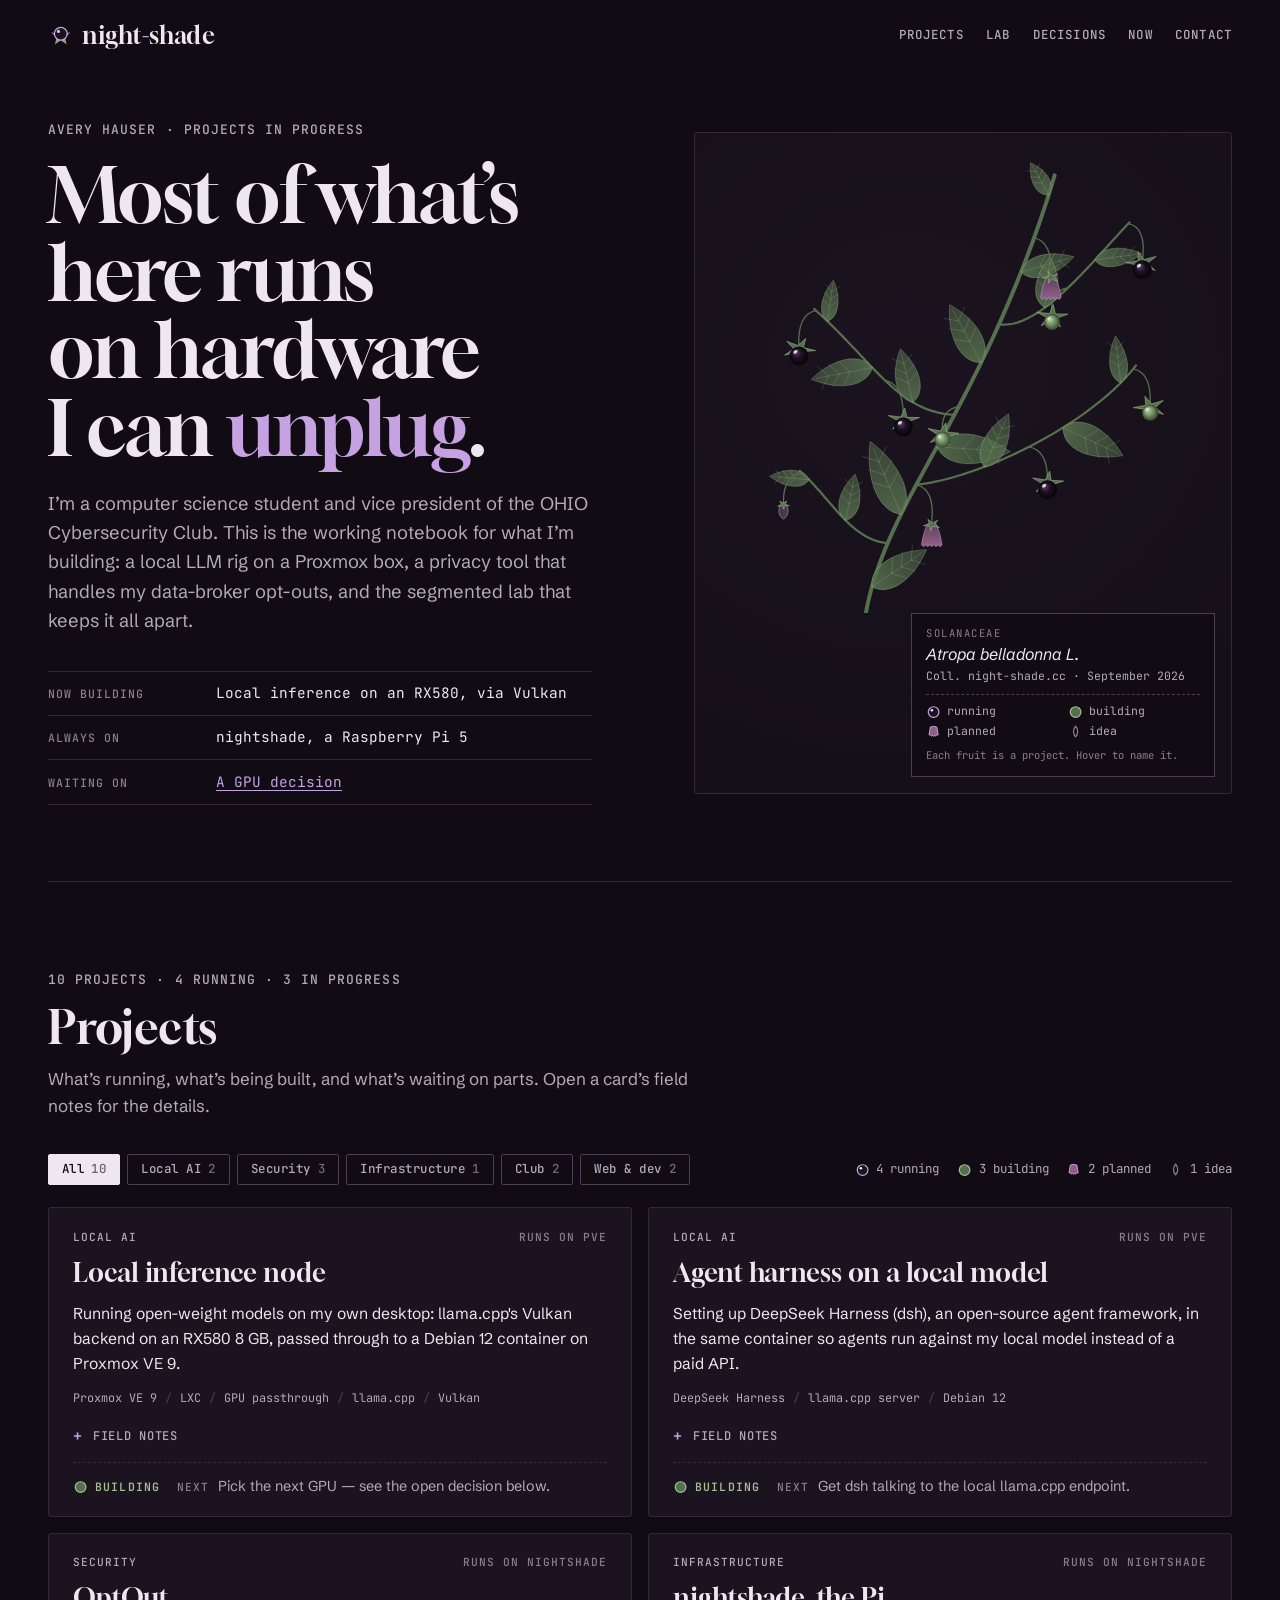
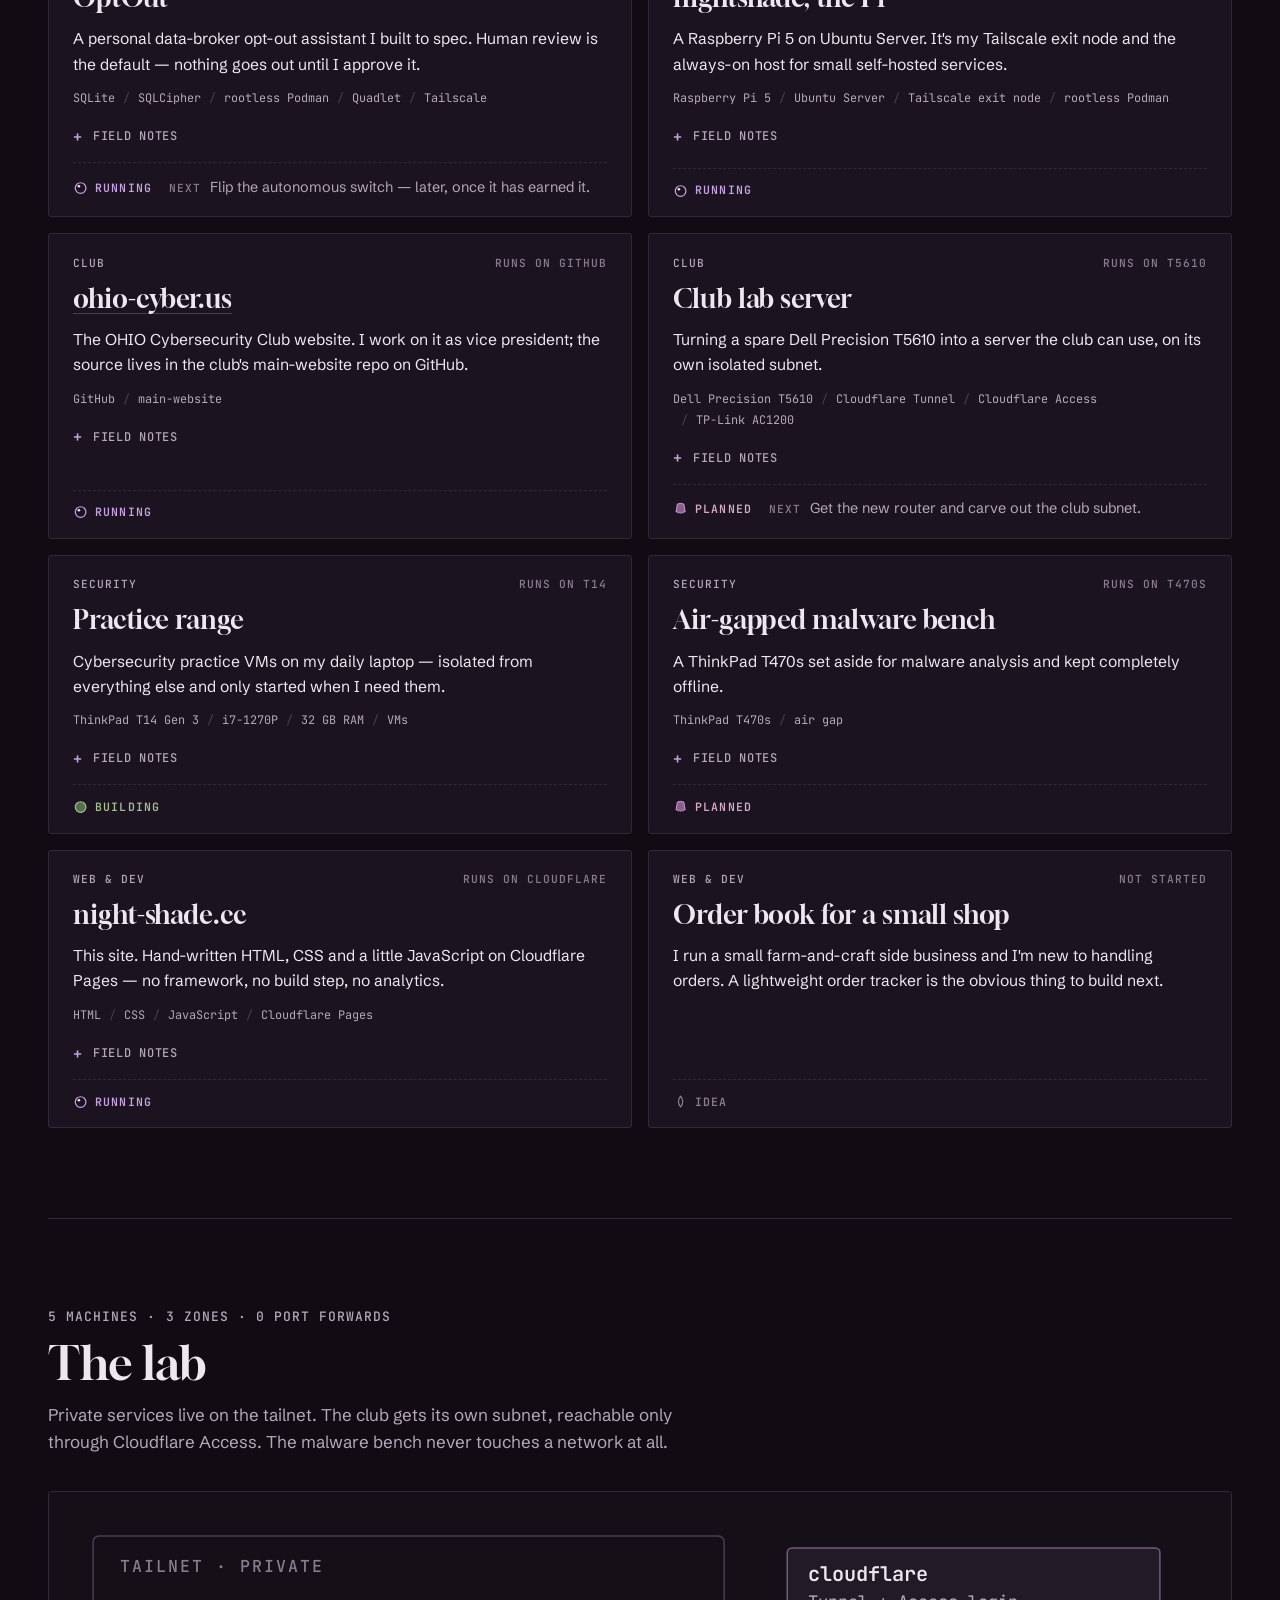
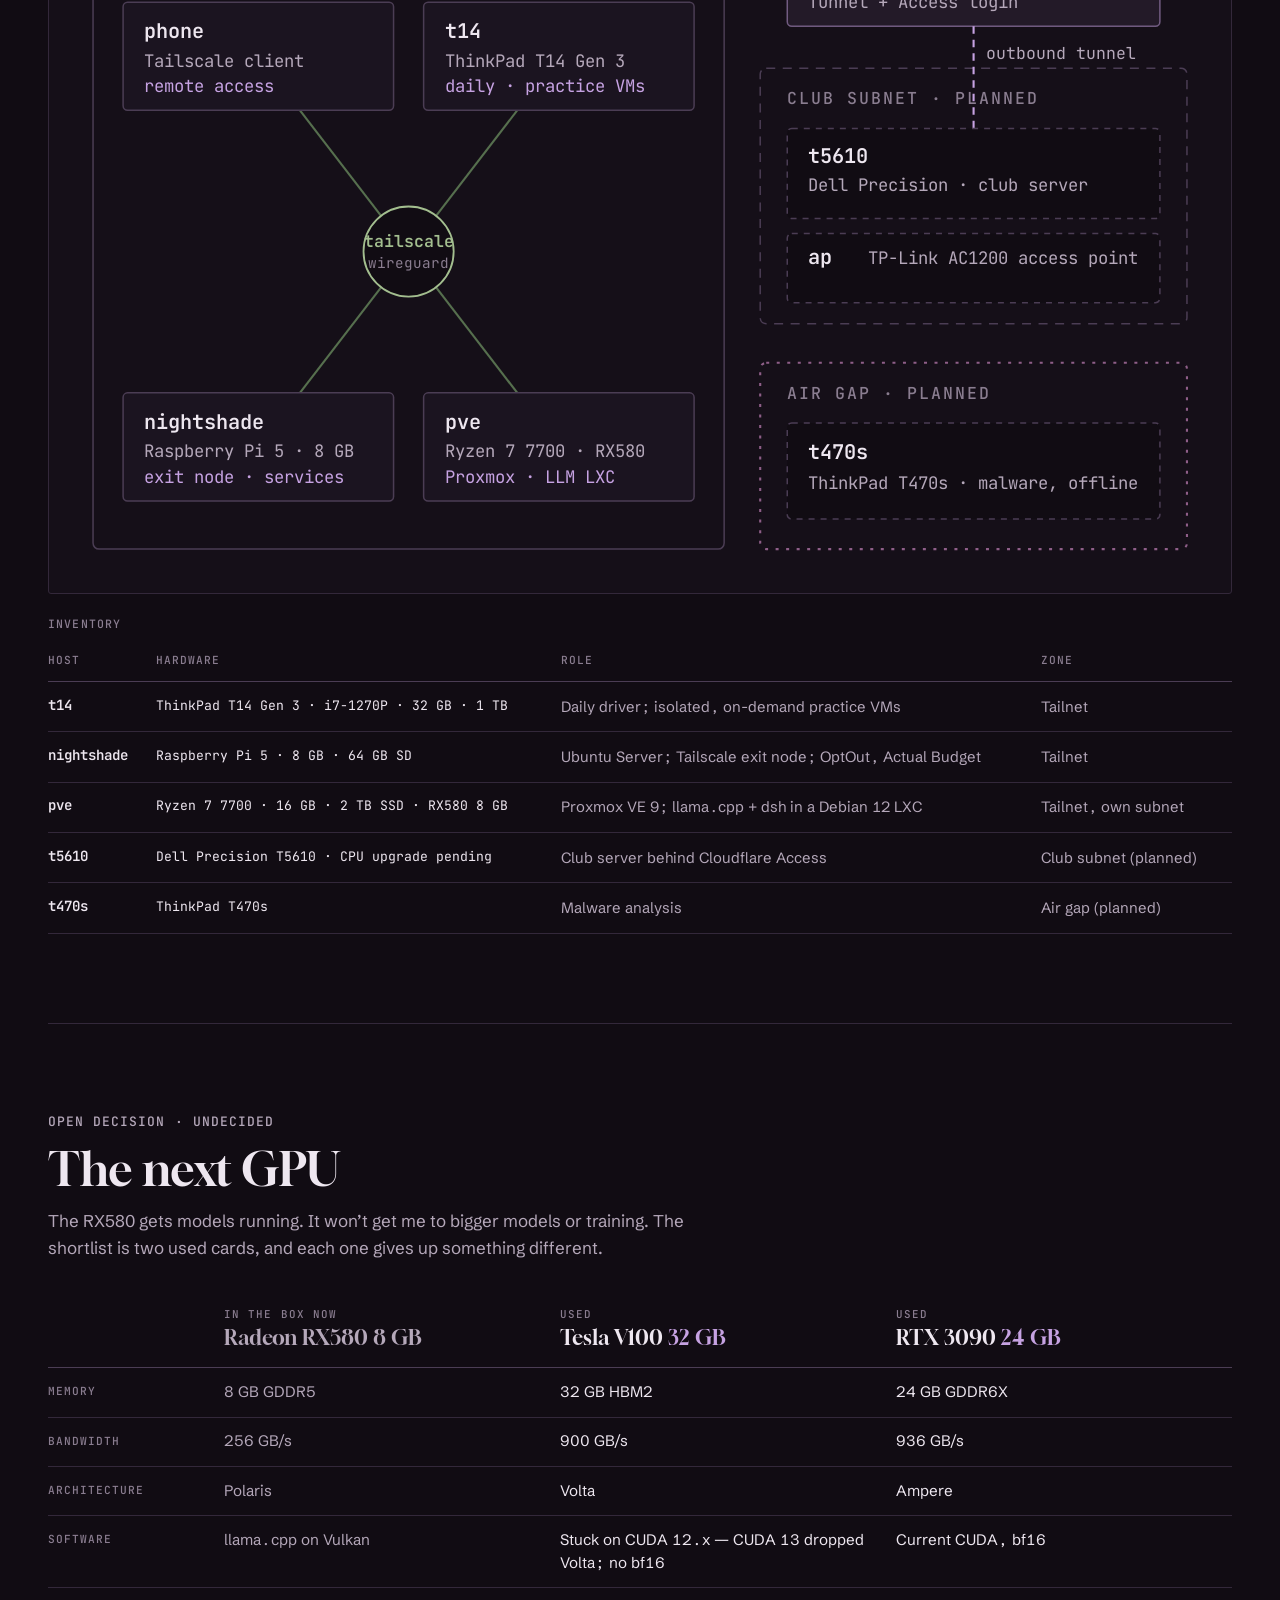
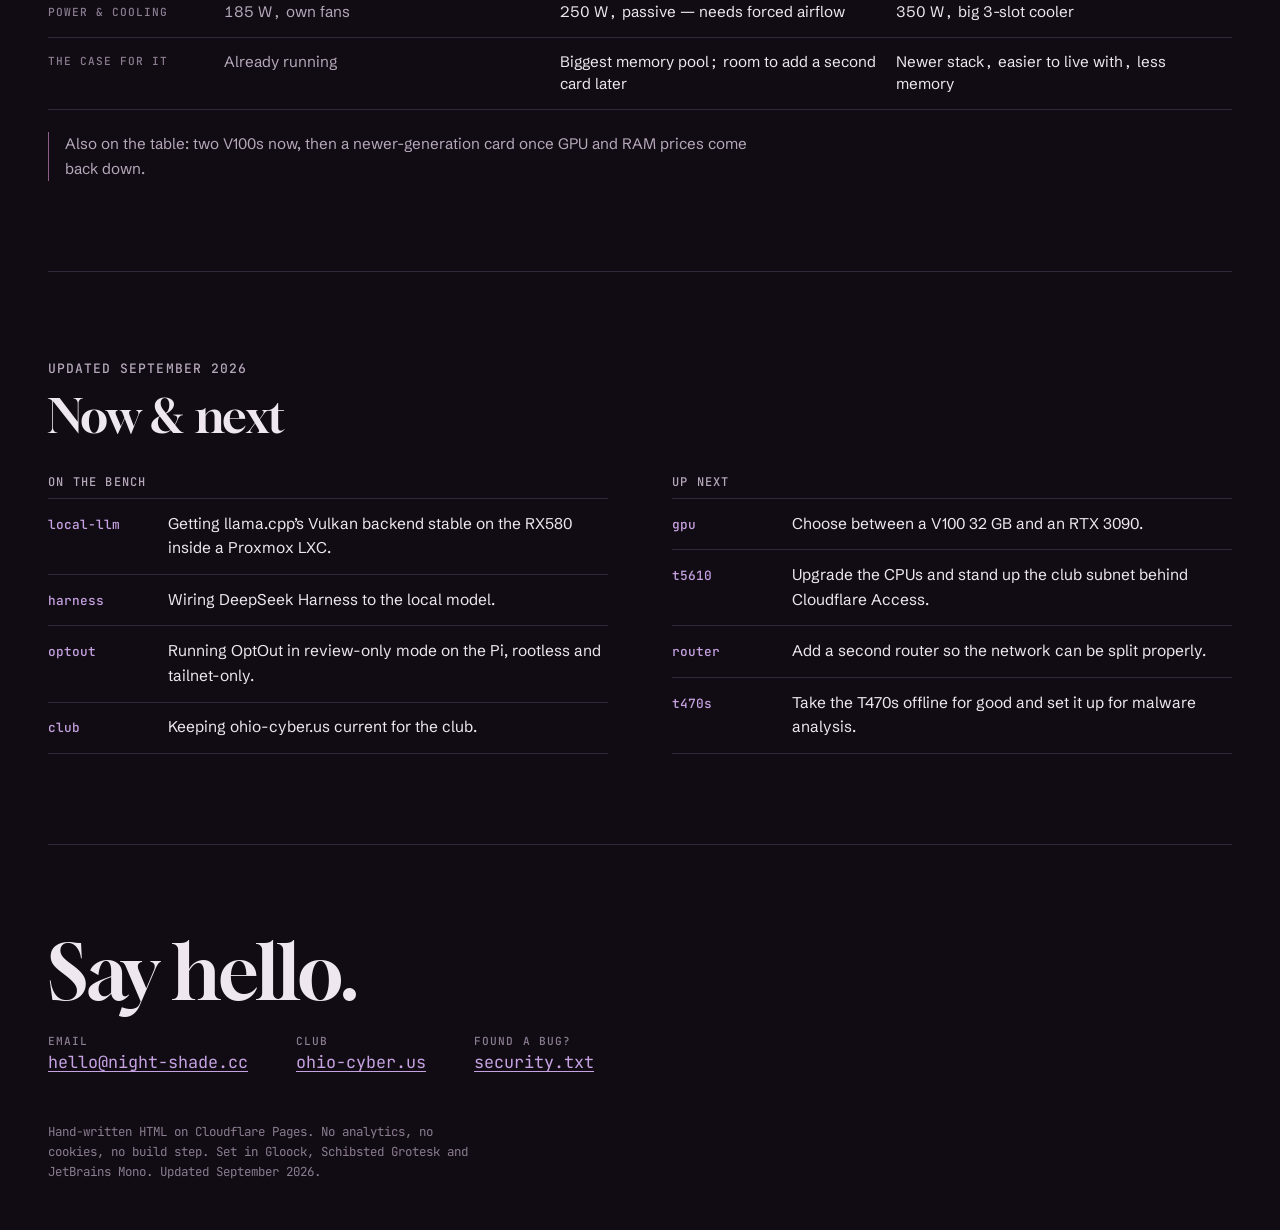
<file: index.html>
<!doctype html>
<html lang="en">
<head>
<meta charset="utf-8">
<meta name="viewport" content="width=device-width, initial-scale=1">
<title>night-shade.cc</title>
<meta name="description" content="Avery Hauser's working notebook: a local LLM rig, a data-broker opt-out tool, a segmented home lab, and projects for the OHIO Cybersecurity Club.">
<meta name="theme-color" content="#110C13">
<meta property="og:title" content="night-shade.cc — Avery Hauser">
<meta property="og:description" content="Projects in progress: local AI, security tooling, home lab, and club work.">
<meta property="og:url" content="https://night-shade.cc/">
<meta property="og:type" content="website">
<link rel="icon" href="assets/favicon.svg" type="image/svg+xml">
<link rel="preconnect" href="https://fonts.googleapis.com">
<link rel="preconnect" href="https://fonts.gstatic.com" crossorigin>
<link rel="stylesheet" href="https://fonts.googleapis.com/css2?family=Gloock&family=JetBrains+Mono:wght@400;500;600&family=Schibsted+Grotesk:ital,wght@0,400..700;1,400&display=swap">
<link rel="stylesheet" href="assets/css/site.css">
<script src="assets/js/projects.js" defer></script>
<script src="assets/js/site.js" defer></script>
</head>
<body>
<a class="skip" href="#main">Skip to content</a>

<header class="topbar wrap">
  <a class="mark" href="#top" aria-label="night-shade, home">
    <svg class="mark-berry" viewBox="0 0 24 24" aria-hidden="true"><path class="mb-calyx" d="M12 12 L3 9.5 L8 14.5 L6.5 21 L12 17 L17.5 21 L16 14.5 L21 9.5 Z"/><circle class="mb-berry" cx="12" cy="11" r="6"/><circle class="mb-shine" cx="9.8" cy="8.8" r="1.5"/></svg>
    <span>night<b>-</b>shade</span>
  </a>
  <nav class="nav" aria-label="Sections">
    <a href="#projects">Projects</a>
    <a href="#lab">Lab</a>
    <a href="#decisions">Decisions</a>
    <a href="#now">Now</a>
    <a href="#contact">Contact</a>
  </nav>
</header>

<main id="main">

<section class="hero wrap" id="top">
  <div class="hero-copy">
    <p class="eyebrow">Avery Hauser &middot; projects in progress</p>
    <h1>Most of what&rsquo;s here runs on hardware I&nbsp;can <span class="accent">unplug</span>.</h1>
    <p class="lede">I&rsquo;m a computer science student and vice president of the OHIO Cybersecurity Club. This is the working notebook for what I&rsquo;m building: a local LLM rig on a Proxmox box, a privacy tool that handles my data-broker opt-outs, and the segmented lab that keeps it all apart.</p>
    <dl class="readout">
      <div><dt>Now building</dt><dd>Local inference on an RX580, via Vulkan</dd></div>
      <div><dt>Always on</dt><dd>nightshade, a Raspberry Pi 5</dd></div>
      <div><dt>Waiting on</dt><dd><a href="#decisions">A GPU decision</a></dd></div>
    </dl>
  </div>

  <figure class="specimen">
    <canvas id="sprig" aria-hidden="true"></canvas>
    <div class="sprig-tip" id="sprig-tip" hidden></div>
    <figcaption class="herb-label">
      <span class="hl-family">Solanaceae</span>
      <span class="hl-name"><i>Atropa belladonna</i> L.</span>
      <span class="hl-coll">Coll. night-shade.cc &middot; <span data-updated>September 2026</span></span>
      <span class="hl-key" id="fruit-key"></span>
      <span class="hl-hint">Each fruit is a project. Hover to name it.</span>
    </figcaption>
  </figure>
</section>

<section class="section wrap" id="projects" aria-labelledby="projects-h">
  <header class="section-head">
    <p class="eyebrow" id="projects-count">Projects</p>
    <h2 id="projects-h">Projects</h2>
    <p>What&rsquo;s running, what&rsquo;s being built, and what&rsquo;s waiting on parts. Open a card&rsquo;s field notes for the details.</p>
  </header>
  <div class="controls">
    <div class="filters" id="filters" role="group" aria-label="Filter projects by field"></div>
    <p class="tally" id="tally" aria-live="polite"></p>
  </div>
  <div class="grid" id="project-grid"></div>
  <noscript><p class="noscript">The project list needs JavaScript. The short version: a local LLM rig, OptOut, a Raspberry Pi service host, the club website and server, and an air-gapped malware bench.</p></noscript>
</section>

<section class="section wrap" id="lab" aria-labelledby="lab-h">
  <header class="section-head">
    <p class="eyebrow">5 machines &middot; 3 zones &middot; 0 port forwards</p>
    <h2 id="lab-h">The lab</h2>
    <p>Private services live on the tailnet. The club gets its own subnet, reachable only through Cloudflare Access. The malware bench never touches a network at all.</p>
  </header>

  <div class="diagram" role="img" aria-label="Lab diagram. Tailnet zone: phone, T14 laptop, nightshade Raspberry Pi and the pve Proxmox desktop, all joined through Tailscale. Club subnet, planned: the T5610 server and a Wi-Fi access point, reached from the internet only through Cloudflare Tunnel and Access. Air gap, planned: the T470s, with no network connection.">
    <svg viewBox="0 0 760 440" aria-hidden="true">
      <!-- zones -->
      <rect class="zone" x="16" y="16" width="420" height="408" rx="4"/>
      <text class="zone-label" x="34" y="40">TAILNET &middot; PRIVATE</text>

      <rect class="zone zone-planned" x="460" y="104" width="284" height="170" rx="4"/>
      <text class="zone-label" x="478" y="128">CLUB SUBNET &middot; PLANNED</text>

      <rect class="zone zone-gap" x="460" y="300" width="284" height="124" rx="4"/>
      <text class="zone-label" x="478" y="324">AIR GAP &middot; PLANNED</text>

      <!-- tailnet edges -->
      <g class="edges">
        <line x1="126" y1="96" x2="226" y2="226"/>
        <line x1="326" y1="96" x2="226" y2="226"/>
        <line x1="126" y1="356" x2="226" y2="226"/>
        <line x1="326" y1="356" x2="226" y2="226"/>
      </g>
      <circle class="hub" cx="226" cy="226" r="30"/>
      <text class="hub-label" x="226" y="223" text-anchor="middle">tailscale</text>
      <text class="hub-sub" x="226" y="237" text-anchor="middle">wireguard</text>

      <!-- tailnet nodes -->
      <g class="node"><rect x="36" y="60" width="180" height="72" rx="3"/>
        <text class="n-name" x="50" y="84">phone</text>
        <text class="n-hw" x="50" y="103">Tailscale client</text>
        <text class="n-role" x="50" y="120">remote access</text></g>
      <g class="node"><rect x="236" y="60" width="180" height="72" rx="3"/>
        <text class="n-name" x="250" y="84">t14</text>
        <text class="n-hw" x="250" y="103">ThinkPad T14 Gen 3</text>
        <text class="n-role" x="250" y="120">daily · practice VMs</text></g>
      <g class="node"><rect x="36" y="320" width="180" height="72" rx="3"/>
        <text class="n-name" x="50" y="344">nightshade</text>
        <text class="n-hw" x="50" y="363">Raspberry Pi 5 · 8 GB</text>
        <text class="n-role" x="50" y="380">exit node · services</text></g>
      <g class="node"><rect x="236" y="320" width="180" height="72" rx="3"/>
        <text class="n-name" x="250" y="344">pve</text>
        <text class="n-hw" x="250" y="363">Ryzen 7 7700 · RX580</text>
        <text class="n-role" x="250" y="380">Proxmox · LLM LXC</text></g>

      <!-- cloudflare to club -->
      <g class="node node-edge"><rect x="478" y="24" width="248" height="52" rx="3"/>
        <text class="n-name" x="492" y="46">cloudflare</text>
        <text class="n-hw" x="492" y="64">Tunnel + Access login</text></g>
      <line class="edge-tunnel" x1="602" y1="76" x2="602" y2="144"/>
      <text class="edge-label" x="610" y="98">outbound tunnel</text>

      <g class="node node-planned"><rect x="478" y="144" width="248" height="60" rx="3"/>
        <text class="n-name" x="492" y="167">t5610</text>
        <text class="n-hw" x="492" y="186">Dell Precision · club server</text></g>
      <g class="node node-planned"><rect x="478" y="214" width="248" height="46" rx="3"/>
        <text class="n-name" x="492" y="234">ap</text>
        <text class="n-hw" x="532" y="234">TP-Link AC1200 access point</text></g>

      <g class="node node-planned"><rect x="478" y="340" width="248" height="64" rx="3"/>
        <text class="n-name" x="492" y="364">t470s</text>
        <text class="n-hw" x="492" y="384">ThinkPad T470s · malware, offline</text></g>
    </svg>
  </div>

  <div class="table-wrap">
    <table class="inventory">
      <caption>Inventory</caption>
      <thead><tr><th scope="col">Host</th><th scope="col">Hardware</th><th scope="col">Role</th><th scope="col">Zone</th></tr></thead>
      <tbody>
        <tr><th scope="row">t14</th><td>ThinkPad T14 Gen 3 &middot; i7-1270P &middot; 32 GB &middot; 1 TB</td><td>Daily driver; isolated, on-demand practice VMs</td><td>Tailnet</td></tr>
        <tr><th scope="row">nightshade</th><td>Raspberry Pi 5 &middot; 8 GB &middot; 64 GB SD</td><td>Ubuntu Server; Tailscale exit node; OptOut, Actual Budget</td><td>Tailnet</td></tr>
        <tr><th scope="row">pve</th><td>Ryzen 7 7700 &middot; 16 GB &middot; 2 TB SSD &middot; RX580 8 GB</td><td>Proxmox VE 9; llama.cpp + dsh in a Debian 12 LXC</td><td>Tailnet, own subnet</td></tr>
        <tr><th scope="row">t5610</th><td>Dell Precision T5610 &middot; CPU upgrade pending</td><td>Club server behind Cloudflare Access</td><td>Club subnet (planned)</td></tr>
        <tr><th scope="row">t470s</th><td>ThinkPad T470s</td><td>Malware analysis</td><td>Air gap (planned)</td></tr>
      </tbody>
    </table>
  </div>
</section>

<section class="section wrap" id="decisions" aria-labelledby="dec-h">
  <header class="section-head">
    <p class="eyebrow">Open decision &middot; undecided</p>
    <h2 id="dec-h">The next GPU</h2>
    <p>The RX580 gets models running. It won&rsquo;t get me to bigger models or training. The shortlist is two used cards, and each one gives up something different.</p>
  </header>
  <div class="table-wrap">
    <table class="compare">
      <thead>
        <tr>
          <td></td>
          <th scope="col" class="is-current"><span class="c-tag">In the box now</span>Radeon RX580 <span class="c-mem">8 GB</span></th>
          <th scope="col"><span class="c-tag">Used</span>Tesla V100 <span class="c-mem">32 GB</span></th>
          <th scope="col"><span class="c-tag">Used</span>RTX 3090 <span class="c-mem">24 GB</span></th>
        </tr>
      </thead>
      <tbody>
        <tr><th scope="row">Memory</th><td class="is-current">8 GB GDDR5</td><td>32 GB HBM2</td><td>24 GB GDDR6X</td></tr>
        <tr><th scope="row">Bandwidth</th><td class="is-current">256 GB/s</td><td>900 GB/s</td><td>936 GB/s</td></tr>
        <tr><th scope="row">Architecture</th><td class="is-current">Polaris</td><td>Volta</td><td>Ampere</td></tr>
        <tr><th scope="row">Software</th><td class="is-current">llama.cpp on Vulkan</td><td>Stuck on CUDA 12.x &mdash; CUDA 13 dropped Volta; no bf16</td><td>Current CUDA, bf16</td></tr>
        <tr><th scope="row">Power &amp; cooling</th><td class="is-current">185 W, own fans</td><td>250 W, passive &mdash; needs forced airflow</td><td>350 W, big 3-slot cooler</td></tr>
        <tr><th scope="row">The case for it</th><td class="is-current">Already running</td><td>Biggest memory pool; room to add a second card later</td><td>Newer stack, easier to live with, less memory</td></tr>
      </tbody>
    </table>
  </div>
  <p class="aside">Also on the table: two V100s now, then a newer-generation card once GPU and RAM prices come back down.</p>
</section>

<section class="section wrap" id="now" aria-labelledby="now-h">
  <header class="section-head">
    <p class="eyebrow">Updated <span data-updated>September 2026</span></p>
    <h2 id="now-h">Now &amp; next</h2>
  </header>
  <div class="now-cols">
    <div>
      <h3>On the bench</h3>
      <ul class="log">
        <li><a href="#p-local-llm">local-llm</a><span>Getting llama.cpp&rsquo;s Vulkan backend stable on the RX580 inside a Proxmox LXC.</span></li>
        <li><a href="#p-harness">harness</a><span>Wiring DeepSeek Harness to the local model.</span></li>
        <li><a href="#p-optout">optout</a><span>Running OptOut in review-only mode on the Pi, rootless and tailnet-only.</span></li>
        <li><a href="#p-club-site">club</a><span>Keeping ohio-cyber.us current for the club.</span></li>
      </ul>
    </div>
    <div>
      <h3>Up next</h3>
      <ul class="log">
        <li><a href="#decisions">gpu</a><span>Choose between a V100 32 GB and an RTX 3090.</span></li>
        <li><a href="#p-club-server">t5610</a><span>Upgrade the CPUs and stand up the club subnet behind Cloudflare Access.</span></li>
        <li><a href="#p-club-server">router</a><span>Add a second router so the network can be split properly.</span></li>
        <li><a href="#p-malware-bench">t470s</a><span>Take the T470s offline for good and set it up for malware analysis.</span></li>
      </ul>
    </div>
  </div>
</section>

</main>

<footer class="footer wrap" id="contact">
  <h2>Say hello.</h2>
  <ul class="contact">
    <li><span>Email</span><a href="mailto:hello@night-shade.cc">hello@night-shade.cc</a></li>
    <!-- Add your GitHub once you're ready:
    <li><span>GitHub</span><a href="https://github.com/YOUR-HANDLE">github.com/YOUR-HANDLE</a></li>
    -->
    <li><span>Club</span><a href="https://ohio-cyber.us">ohio-cyber.us</a></li>
    <li><span>Found a bug?</span><a href=".well-known/security.txt">security.txt</a></li>
  </ul>
  <p class="colophon">Hand-written HTML on Cloudflare Pages. No analytics, no cookies, no build step. Set in Gloock, Schibsted Grotesk and JetBrains Mono. Updated <span data-updated>September 2026</span>.</p>
</footer>
</body>
</html>
</file>
<file: assets/css/site.css>
/* night-shade.cc — one deliberate dark look, named after Atropa belladonna */
:root {
  --ground: #110c13;
  --ground-2: #150f18;
  --surface: #1b1420;
  --surface-2: #231a28;
  --line: #33283a;
  --line-strong: #4b3d54;
  --ink: #eee7f0;
  --ink-2: #b5a8ba;
  --ink-3: #8a7d90;
  --bloom: #c6a2e2;      /* the flower, in low light */
  --petal: #8e5e88;      /* dusky corolla */
  --ripe: #1c1021;       /* the berry */
  --calyx: #a3be8f;      /* sepals and new growth */
  --corolla: #d6a9c9;    /* planned: flower in bloom */
  --leaf: #566f4e;

  --f-display: "Gloock", "Iowan Old Style", "Palatino Linotype", Palatino, Georgia, serif;
  --f-body: "Schibsted Grotesk", system-ui, -apple-system, "Segoe UI", Roboto, sans-serif;
  --f-mono: "JetBrains Mono", ui-monospace, SFMono-Regular, Menlo, Consolas, monospace;

  --step--1: 0.8125rem;
  --step-0: 1.0625rem;
  --step-1: 1.25rem;
  --step-2: 1.6rem;
  --step-3: clamp(2rem, 1.4rem + 2.4vw, 2.9rem);
  --step-4: clamp(2.6rem, 1.5rem + 4.4vw, 4.75rem);

  --wrap: 74rem;
  color-scheme: dark;
}

*, *::before, *::after { box-sizing: border-box; }
html { background: var(--ground); scroll-behavior: smooth; scroll-padding-top: 1.5rem; }
body {
  margin: 0;
  background: var(--ground);
  color: var(--ink);
  font: 400 var(--step-0)/1.6 var(--f-body);
  padding-inline: clamp(16px, 4vw, 44px);
  -webkit-font-smoothing: antialiased;
  text-rendering: optimizeLegibility;
}
.wrap { max-width: var(--wrap); margin-inline: auto; }

a { color: var(--bloom); text-decoration-thickness: 1px; text-underline-offset: 0.2em; }
a:hover { color: var(--ink); }
:focus-visible { outline: 2px solid var(--bloom); outline-offset: 3px; border-radius: 2px; }
::selection { background: var(--petal); color: var(--ink); }

.skip { position: absolute; left: -999px; top: 0.75rem; background: var(--ink); color: var(--ground); padding: 0.5rem 0.8rem; z-index: 10; }
.skip:focus { left: 1rem; }

.eyebrow {
  margin: 0;
  font: 500 var(--step--1)/1.3 var(--f-mono);
  letter-spacing: 0.08em;
  text-transform: uppercase;
  color: var(--ink-2);
}

/* ---------- top bar ---------- */
.topbar {
  display: flex; flex-wrap: wrap; align-items: center; justify-content: space-between;
  gap: 0.75rem 2rem;
  padding-block: 1.4rem;
}
.mark {
  display: inline-flex; align-items: center; gap: 0.55rem;
  color: var(--ink); text-decoration: none;
  font: 400 1.5rem/1 var(--f-display);
  letter-spacing: 0.005em;
}
.mark b { font-weight: 400; color: var(--bloom); }
.mark-berry { width: 1.6rem; height: 1.6rem; }
.mb-calyx { fill: var(--calyx); opacity: 0.85; }
.mb-berry { fill: var(--ripe); stroke: var(--bloom); stroke-width: 1.2; }
.mb-shine { fill: var(--ink); opacity: 0.85; }
.nav { display: flex; flex-wrap: wrap; gap: 0.25rem 1.4rem; }
.nav a {
  font: 500 0.78rem/1 var(--f-mono); letter-spacing: 0.09em; text-transform: uppercase;
  color: var(--ink-2); text-decoration: none; padding-block: 0.4rem;
}
.nav a:hover { color: var(--bloom); }

/* ---------- hero ---------- */
.hero {
  display: grid;
  grid-template-columns: minmax(0, 1.05fr) minmax(0, 0.95fr);
  gap: clamp(1.5rem, 4vw, 4rem);
  align-items: center;
  padding-block: clamp(1.5rem, 4vw, 3.5rem) clamp(3rem, 6vw, 5rem);
}
.hero h1 {
  font: 400 var(--step-4)/1.02 var(--f-display);
  letter-spacing: -0.012em;
  margin: 1.1rem 0 1.4rem;
  max-width: 15ch;
  text-wrap: balance;
}
.hero h1 .accent { color: var(--bloom); }
.lede { margin: 0; max-width: 36rem; font-size: 1.15rem; line-height: 1.6; color: var(--ink-2); }

.readout {
  margin: 2.2rem 0 0; padding: 0;
  display: grid; gap: 0;
  max-width: 34rem;
  border-top: 1px solid var(--line);
}
.readout > div {
  display: grid; grid-template-columns: 9.5rem minmax(0, 1fr); gap: 1rem;
  padding-block: 0.7rem;
  border-bottom: 1px solid var(--line);
  align-items: baseline;
}
.readout dt { font: 500 0.72rem/1.4 var(--f-mono); letter-spacing: 0.09em; text-transform: uppercase; color: var(--ink-3); }
.readout dd { margin: 0; font: 400 0.9rem/1.45 var(--f-mono); color: var(--ink); }

/* the specimen sheet */
.specimen {
  position: relative;
  margin: 0;
  border: 1px solid var(--line);
  border-radius: 3px;
  background:
    radial-gradient(120% 90% at 40% 35%, var(--surface) 0%, var(--ground-2) 70%);
}
#sprig { display: block; width: 100%; height: clamp(340px, 38vw, 480px); }
/* like a real herbarium sheet: the label sits below the specimen, bottom right */
.herb-label {
  display: grid; gap: 0.15rem;
  width: min(19rem, calc(100% - 2rem));
  margin: 0 1rem 1rem auto;
  padding: 0.75rem 0.9rem 0.8rem;
  background: var(--ground);
  border: 1px solid var(--line-strong);
  font: 400 0.72rem/1.45 var(--f-mono);
  color: var(--ink-2);
}
.hl-family { letter-spacing: 0.14em; text-transform: uppercase; color: var(--ink-3); font-size: 0.66rem; }
.hl-name { font: italic 400 1.02rem/1.3 var(--f-body); color: var(--ink); }
.hl-name i { font-style: italic; }
.hl-key {
  display: grid; grid-template-columns: repeat(2, minmax(0, 1fr)); gap: 0.2rem 0.6rem;
  margin-top: 0.45rem; padding-top: 0.5rem; border-top: 1px dashed var(--line-strong);
}
.hl-key span { display: inline-flex; align-items: center; gap: 0.35rem; white-space: nowrap; }
.hl-hint { margin-top: 0.35rem; color: var(--ink-3); font-size: 0.66rem; }
.sprig-tip {
  position: absolute; z-index: 2; pointer-events: none;
  transform: translate(-50%, calc(-100% - 14px));
  padding: 0.35rem 0.55rem;
  background: var(--ink); color: var(--ground);
  font: 500 0.75rem/1.3 var(--f-mono);
  white-space: nowrap;
  border-radius: 2px;
}
.sprig-tip small { display: block; font-weight: 400; opacity: 0.75; font-size: 0.68rem; }

/* status glyphs (shared by the label key and the cards) */
.glyph { width: 0.95rem; height: 0.95rem; flex: none; }
.g-ripe { fill: var(--ripe); stroke: var(--bloom); stroke-width: 1.3; }
.g-shine { fill: var(--ink); }
.g-green { fill: var(--leaf); stroke: var(--calyx); stroke-width: 1.3; }
.g-bell { fill: var(--petal); stroke: var(--bloom); stroke-width: 1; }
.g-bud { fill: none; stroke: var(--ink-3); stroke-width: 1.3; }

/* ---------- sections ---------- */
.section { padding-block: clamp(3.5rem, 7vw, 6.5rem); border-top: 1px solid var(--line); }
.section-head { display: grid; gap: 0.8rem; margin-bottom: 2.2rem; max-width: 46rem; }
.section-head h2 { margin: 0; font: 400 var(--step-3)/1.08 var(--f-display); letter-spacing: -0.005em; text-wrap: balance; }
.section-head p:not(.eyebrow) { margin: 0; color: var(--ink-2); max-width: 40rem; }

/* ---------- projects ---------- */
.controls {
  display: flex; flex-wrap: wrap; align-items: center; justify-content: space-between;
  gap: 1rem 2rem; margin-bottom: 1.4rem;
}
.filters { display: flex; flex-wrap: wrap; gap: 0.45rem; }
.filters button {
  appearance: none; cursor: pointer;
  display: inline-flex; align-items: baseline; gap: 0.45rem;
  padding: 0.5rem 0.8rem;
  font: 500 0.78rem/1 var(--f-mono); letter-spacing: 0.04em;
  color: var(--ink-2); background: transparent;
  border: 1px solid var(--line-strong); border-radius: 2px;
  transition: background-color 0.15s, color 0.15s, border-color 0.15s;
}
.filters button:hover { color: var(--ink); border-color: var(--ink-3); }
.filters button[aria-pressed="true"] { background: var(--ink); color: var(--ground); border-color: var(--ink); }
.filters .count { font-variant-numeric: tabular-nums; opacity: 0.6; }
.tally { margin: 0; display: flex; flex-wrap: wrap; gap: 0.4rem 1.1rem; font: 400 0.78rem/1 var(--f-mono); color: var(--ink-2); }
.tally span { display: inline-flex; align-items: center; gap: 0.4rem; font-variant-numeric: tabular-nums; }

.grid { display: grid; grid-template-columns: repeat(2, minmax(0, 1fr)); gap: 1rem; }
.card {
  display: flex; flex-direction: column; gap: 0.85rem;
  padding: 1.35rem 1.5rem 1.15rem;
  background: var(--surface);
  border: 1px solid var(--line);
  border-radius: 3px;
  transition: border-color 0.2s, box-shadow 0.2s;
}
.card:hover { border-color: var(--line-strong); }
.card.is-flash { border-color: var(--bloom); box-shadow: 0 0 0 1px var(--bloom); }
.card-top {
  display: flex; justify-content: space-between; gap: 1rem;
  font: 500 0.7rem/1.3 var(--f-mono); letter-spacing: 0.09em; text-transform: uppercase;
  color: var(--ink-3);
}
.card-field { color: var(--ink-2); }
.card h3 { margin: 0; font: 400 var(--step-2)/1.15 var(--f-display); letter-spacing: -0.003em; }
.card h3 a { color: var(--ink); text-decoration-color: var(--line-strong); }
.card h3 a:hover { text-decoration-color: var(--bloom); }
.card-sum { margin: 0; font-size: 0.98rem; line-height: 1.6; color: var(--ink); max-width: 60ch; }
.stack { list-style: none; margin: 0; padding: 0; display: flex; flex-wrap: wrap; gap: 0.2rem 0; font: 400 0.74rem/1.5 var(--f-mono); color: var(--ink-2); }
.stack li + li::before { content: "/"; color: var(--line-strong); margin-inline: 0.5rem; }

.notes summary {
  cursor: pointer; list-style: none;
  display: inline-flex; align-items: center; gap: 0.45rem;
  font: 500 0.75rem/1 var(--f-mono); letter-spacing: 0.06em; text-transform: uppercase;
  color: var(--ink-2); padding-block: 0.25rem;
}
.notes summary::-webkit-details-marker { display: none; }
.notes summary::before { content: "+"; color: var(--bloom); font-size: 0.95rem; width: 0.8rem; }
.notes[open] summary::before { content: "\2212"; }
.notes summary:hover { color: var(--ink); }
.notes ul { margin: 0.6rem 0 0; padding-left: 1.1rem; display: grid; gap: 0.4rem; color: var(--ink-2); font-size: 0.93rem; }
.notes li::marker { color: var(--petal); }

.card-foot {
  margin-top: auto;
  display: flex; flex-wrap: wrap; align-items: baseline; gap: 0.4rem 1.1rem;
  padding-top: 0.85rem; border-top: 1px dashed var(--line);
}
.status {
  display: inline-flex; align-items: center; gap: 0.45rem; align-self: center;
  font: 600 0.72rem/1 var(--f-mono); letter-spacing: 0.09em; text-transform: uppercase;
}
.status-running { color: var(--bloom); }
.status-building { color: var(--calyx); }
.status-planned { color: var(--corolla); }
.status-idea { color: var(--ink-3); }
.next { margin: 0; flex: 1 1 14rem; font-size: 0.9rem; line-height: 1.45; color: var(--ink-2); }
.next-label { font: 500 0.7rem/1 var(--f-mono); letter-spacing: 0.09em; text-transform: uppercase; color: var(--ink-3); margin-right: 0.55rem; }
.noscript { color: var(--ink-2); }

/* ---------- lab ---------- */
.diagram {
  overflow-x: auto;
  border: 1px solid var(--line); border-radius: 3px;
  background: var(--ground-2);
  padding: clamp(0.5rem, 2vw, 1.25rem);
}
.diagram svg { display: block; width: 100%; min-width: 640px; height: auto; }
.zone { fill: none; stroke: var(--line-strong); stroke-width: 1; }
.zone-planned { stroke-dasharray: 6 5; }
.zone-gap { stroke: var(--petal); stroke-dasharray: 2 5; stroke-width: 1.4; }
.zone-label { font: 500 11px var(--f-mono); letter-spacing: 0.12em; fill: var(--ink-3); }
.edges line { stroke: var(--leaf); stroke-width: 1.4; }
.hub { fill: var(--ground); stroke: var(--calyx); stroke-width: 1.2; }
.hub-label { font: 600 11px var(--f-mono); fill: var(--calyx); }
.hub-sub { font: 400 9.5px var(--f-mono); fill: var(--ink-3); }
.node rect { fill: var(--surface); stroke: var(--line-strong); stroke-width: 1; }
.node-planned rect { fill: var(--ground); stroke-dasharray: 4 4; }
.node-edge rect { fill: var(--surface-2); stroke: var(--bloom); stroke-opacity: 0.5; }
.n-name { font: 600 13.5px var(--f-mono); fill: var(--ink); }
.n-hw { font: 400 11.5px var(--f-mono); fill: var(--ink-2); }
.n-role { font: 400 11.5px var(--f-mono); fill: var(--bloom); }
.edge-tunnel { stroke: var(--bloom); stroke-width: 1.4; stroke-dasharray: 5 4; }
.edge-label { font: 400 11px var(--f-mono); fill: var(--ink-2); }

.table-wrap { overflow-x: auto; margin-top: 1.5rem; }
table { width: 100%; border-collapse: collapse; font-variant-numeric: tabular-nums; }
caption {
  text-align: left; padding-bottom: 0.7rem;
  font: 500 0.72rem/1 var(--f-mono); letter-spacing: 0.1em; text-transform: uppercase; color: var(--ink-3);
}
th, td { text-align: left; vertical-align: top; padding: 0.8rem 1.2rem 0.8rem 0; border-bottom: 1px solid var(--line); }
thead th { font: 500 0.7rem/1.3 var(--f-mono); letter-spacing: 0.09em; text-transform: uppercase; color: var(--ink-3); border-bottom-color: var(--line-strong); }
.inventory { min-width: 640px; font-size: 0.93rem; }
.inventory tbody th { font: 600 0.88rem/1.5 var(--f-mono); color: var(--ink); white-space: nowrap; }
.inventory td { color: var(--ink-2); }
.inventory td:first-of-type { font-family: var(--f-mono); font-size: 0.82rem; color: var(--ink); }

/* ---------- decision ---------- */
.compare { min-width: 700px; table-layout: fixed; font-size: 0.95rem; }
.compare thead td { width: 11rem; border-bottom-color: var(--line-strong); }
.compare thead th {
  font: 400 1.3rem/1.2 var(--f-display); letter-spacing: 0; text-transform: none; color: var(--ink);
  padding-bottom: 1rem;
}
.compare .c-tag { display: block; margin-bottom: 0.4rem; font: 500 0.68rem/1 var(--f-mono); letter-spacing: 0.1em; text-transform: uppercase; color: var(--ink-3); }
.compare .c-mem { color: var(--bloom); }
.compare tbody th { font: 500 0.7rem/1.6 var(--f-mono); letter-spacing: 0.09em; text-transform: uppercase; color: var(--ink-3); padding-top: 0.95rem; }
.compare td { color: var(--ink); line-height: 1.5; }
.compare .is-current { color: var(--ink-2); }
.compare thead .is-current { color: var(--ink-2); }
.compare thead .is-current .c-mem { color: var(--ink-2); }
.aside { margin: 1.4rem 0 0; max-width: 44rem; color: var(--ink-2); font-size: 0.95rem; padding-left: 1rem; border-left: 1px solid var(--petal); }

/* ---------- now ---------- */
.now-cols { display: grid; grid-template-columns: repeat(2, minmax(0, 1fr)); gap: 1.5rem clamp(2rem, 5vw, 4rem); }
.now-cols h3 { margin: 0 0 0.6rem; font: 500 0.75rem/1 var(--f-mono); letter-spacing: 0.1em; text-transform: uppercase; color: var(--ink-2); }
.log { list-style: none; margin: 0; padding: 0; border-top: 1px solid var(--line); }
.log li { display: grid; grid-template-columns: 6.5rem minmax(0, 1fr); gap: 1rem; padding-block: 0.8rem; border-bottom: 1px solid var(--line); align-items: baseline; }
.log a { font: 500 0.8rem/1.4 var(--f-mono); text-decoration: none; }
.log a:hover { text-decoration: underline; }
.log span { color: var(--ink); font-size: 0.97rem; }

/* ---------- footer ---------- */
.footer { border-top: 1px solid var(--line); padding-block: clamp(3.5rem, 7vw, 6rem) 3rem; }
.footer h2 { margin: 0 0 1.6rem; font: 400 var(--step-4)/1 var(--f-display); letter-spacing: -0.012em; }
.contact { list-style: none; margin: 0; padding: 0; display: flex; flex-wrap: wrap; gap: 1.2rem 3rem; }
.contact li { display: grid; gap: 0.3rem; }
.contact span { font: 500 0.7rem/1 var(--f-mono); letter-spacing: 0.1em; text-transform: uppercase; color: var(--ink-3); }
.contact a { font: 400 1.05rem/1.3 var(--f-mono); }
.colophon { margin: 3rem 0 0; font: 400 0.78rem/1.6 var(--f-mono); color: var(--ink-3); max-width: 60ch; }

/* ---------- 404 ---------- */
.lost { min-height: 70vh; display: grid; align-content: center; gap: 1rem; }
.lost h1 { margin: 0; font: 400 var(--step-4)/1.02 var(--f-display); }
.lost p { margin: 0; color: var(--ink-2); }

/* ---------- responsive ---------- */
@media (max-width: 900px) {
  .hero { grid-template-columns: minmax(0, 1fr); }
  .grid { grid-template-columns: minmax(0, 1fr); }
}
@media (max-width: 640px) {
  #sprig { height: 340px; }
  .herb-label { width: auto; margin: 0; border-width: 1px 0 0; }
  .now-cols { grid-template-columns: minmax(0, 1fr); }
  .readout > div { grid-template-columns: minmax(0, 1fr); gap: 0.2rem; }
  .log li { grid-template-columns: minmax(0, 1fr); gap: 0.25rem; }
  .card { padding-inline: 1.15rem; }
}
@media (prefers-reduced-motion: reduce) {
  html { scroll-behavior: auto; }
  * { transition: none !important; }
}
</file>
